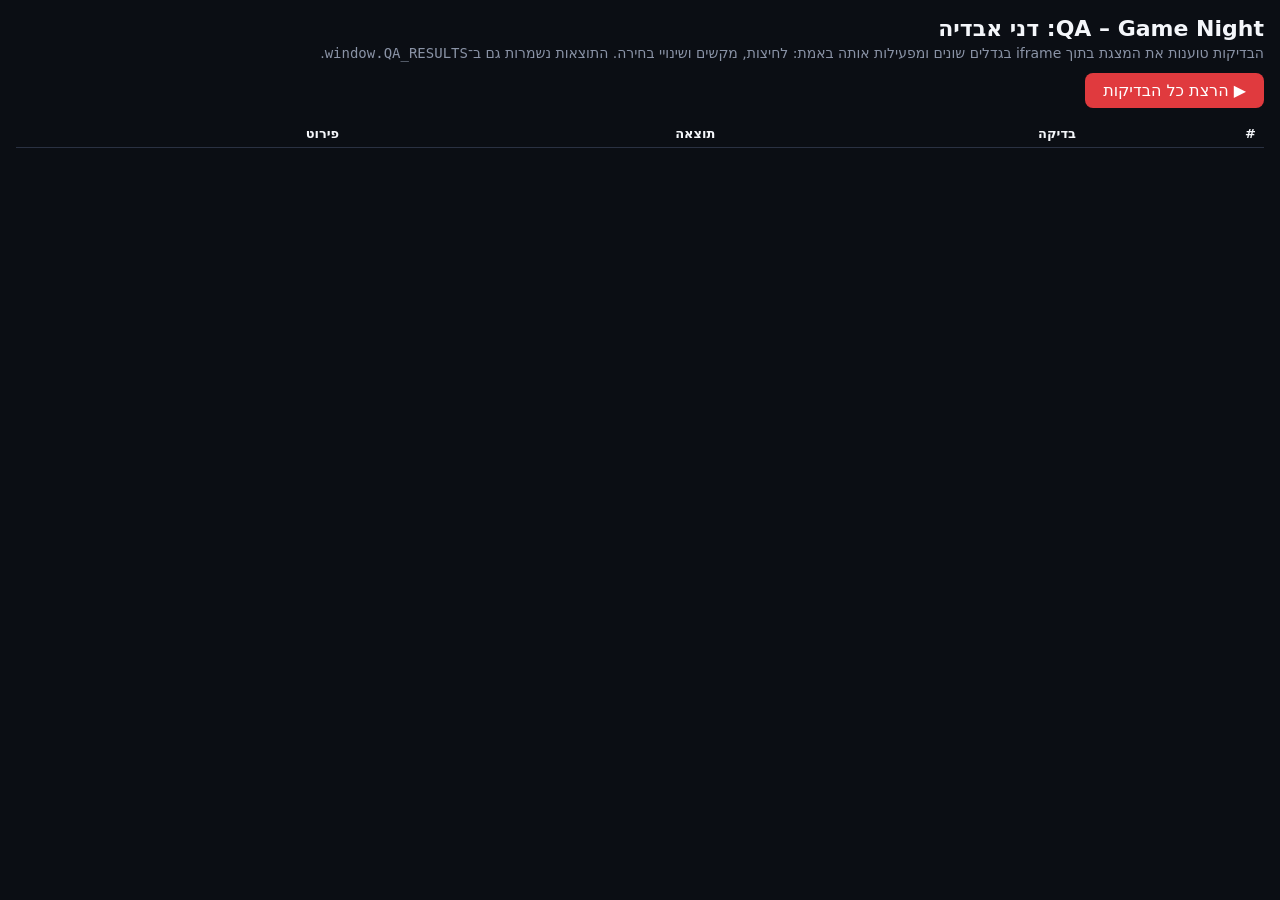
<file: tests/qa.html>
<!doctype html>
<html lang="he" dir="rtl">
<head>
  <meta charset="utf-8">
  <meta name="viewport" content="width=device-width, initial-scale=1">
  <title>QA – בדיקות אוטומטיות</title>
  <style>
    body { font-family: system-ui, sans-serif; background: #0b0e14; color: #f4f6fa; margin: 0; padding: 16px; }
    h1 { font-size: 22px; margin: 0 0 4px; }
    p { color: #8a93a6; margin: 0 0 12px; font-size: 14px; }
    button { font: inherit; padding: 8px 18px; border-radius: 8px; border: 0; background: #e03a3e; color: #fff; cursor: pointer; }
    #summary { margin: 12px 0; font-weight: 700; }
    table { width: 100%; border-collapse: collapse; font-size: 13px; }
    th, td { text-align: start; padding: 6px 8px; border-bottom: 1px solid #2a3142; vertical-align: top; }
    td.pass { color: #2ecc71; } td.fail { color: #ff6b6e; } td.info { color: #f2c14e; }
    code { direction: ltr; unicode-bidi: isolate; }
    /* המסגרת גלויה (כמעט שקופה) כדי שהדפדפן לא יעצור בה אנימציות */
    #stage { position: fixed; left: 0; top: 0; border: 0; opacity: .05; pointer-events: none; z-index: 10; }
  </style>
</head>
<body>
  <h1>QA – Game Night: דני אבדיה</h1>
  <p>הבדיקות טוענות את המצגת בתוך iframe בגדלים שונים ומפעילות אותה באמת: לחיצות, מקשים ושינויי בחירה. התוצאות נשמרות גם ב־<code>window.QA_RESULTS</code>.</p>
  <button id="run" type="button">▶ הרצת כל הבדיקות</button>
  <div id="summary"></div>
  <table><thead><tr><th>#</th><th>בדיקה</th><th>תוצאה</th><th>פירוט</th></tr></thead><tbody id="out"></tbody></table>
  <iframe id="stage" title="stage"></iframe>

<script>
const sleep = (ms) => new Promise((r) => setTimeout(r, ms));
const results = [];
window.QA_RESULTS = results;
let W, D, DATA; // window ו־document של המצגת הנבדקת, והנתונים שלה
const errors = [];

function report(id, name, status, detail = '') {
  results.push({ id, name, status, detail });
  const tr = document.createElement('tr');
  tr.innerHTML = `<td>${id}</td><td>${name}</td><td class="${status}">${status === 'pass' ? '✓ עבר' : status === 'fail' ? '✗ נכשל' : 'ℹ מידע'}</td><td>${detail}</td>`;
  document.getElementById('out').appendChild(tr);
}
const check = (id, name, ok, detail) => report(id, name, ok ? 'pass' : 'fail', detail);

async function load(w, h, hash = '#1') {
  const f = document.getElementById('stage');
  f.style.width = `${w}px`; f.style.height = `${h}px`;
  f.src = `../index.html?qa=${Math.random()}${hash}`;
  await new Promise((r) => (f.onload = r));
  W = f.contentWindow; D = W.document;
  W.addEventListener('error', (e) => errors.push(`${w}x${h}: ${e.message || 'resource ' + (e.target && (e.target.src || e.target.href))}`), true);
  W.addEventListener('unhandledrejection', (e) => errors.push(`${w}x${h}: promise ${e.reason}`));
  const ce = W.console.error.bind(W.console);
  W.console.error = (...a) => { errors.push(`${w}x${h}: console.error ${a.join(' ')}`); ce(...a); };
  // הנתונים מוגדרים ב־const ברמה העליונה, ולכן אינם מאפיינים של window
  DATA = W.eval('({ SEASONS, METRICS, TIMELINE, PHOTOS, QUIZ, TICKER_ITEMS })');
  await sleep(500);
}
const $ = (id) => D.getElementById(id);
const count = () => $('bug-count').textContent;
const key = (k, target = D.body) => target.dispatchEvent(new W.KeyboardEvent('keydown', { key: k, bubbles: true }));
const go = async (i) => { W.GN.nav.goTo(i); await sleep(900); };
const fmt = (m, v) => (DATA.METRICS[m].pct ? `${v.toFixed(1)}%` : v.toFixed(1));

// ---------------------------------------------------------------- פונקציונליות
async function functional() {
  await load(1280, 720);
  const slides = [...D.querySelectorAll('.slide')];

  // F1 – כל השקופיות נטענות
  const bad = [];
  for (let i = 0; i < slides.length; i++) {
    await go(i);
    const s = W.GN.nav.current();
    const visible = W.getComputedStyle(s).visibility === 'visible';
    const text = s.innerText.trim().length;
    if (s !== slides[i] || !visible || text < 20 || count() !== `${String(i + 1).padStart(2, '0')}/14`) bad.push(i + 1);
  }
  check('F1', 'כל 14 השקופיות נטענות ומוצגות', slides.length === 14 && !bad.length, `${slides.length} שקופיות${bad.length ? `, בעיה ב: ${bad}` : ''}`);

  // F2 – ניווט בעכבר
  await go(0);
  const prevDisabled = $('nav-prev').disabled;
  for (let i = 0; i < 13; i++) { $('nav-next').click(); await sleep(850); }
  const reachedEnd = count() === '14/14' && $('nav-next').disabled;
  $('nav-prev').click(); await sleep(850);
  const back = count() === '13/14';
  D.querySelectorAll('#nav-dots button')[4].click(); await sleep(850);
  const dot = count() === '05/14';
  D.querySelector('.slide.active [data-action="next"], .slide-intro [data-action="next"]');
  await go(0); D.querySelector('.slide-intro [data-action="next"]').click(); await sleep(850);
  const tipoff = count() === '02/14';
  check('F2', 'ניווט בעכבר: הבא, הקודם, נקודות, TIP-OFF', prevDisabled && reachedEnd && back && dot && tipoff,
    `הקודם מושבת ב־1: ${prevDisabled} · 13× הבא → 14 והבא מושבת: ${reachedEnd} · הקודם → 13: ${back} · נקודה 5: ${dot} · TIP-OFF: ${tipoff}`);

  // F3 – ניווט במקלדת
  await go(0); const k = {};
  key('ArrowLeft'); await sleep(850); k.left = count();
  key('ArrowRight'); await sleep(850); k.right = count();
  key(' '); await sleep(850); k.space = count();
  key('PageDown'); await sleep(850); k.pgdn = count();
  key('PageUp'); await sleep(850); k.pgup = count();
  key('End'); await sleep(850); k.end = count();
  key('Home'); await sleep(850); k.home = count();
  key('r'); await sleep(60); k.replay = $('stinger').classList.contains('replay'); await sleep(850);
  key('n'); await sleep(60); k.nightOpen = !$('night').hidden;
  key('ArrowLeft'); await sleep(850); k.blockedWhileOverlay = count();
  key('Escape'); await sleep(60); k.nightClosed = $('night').hidden;
  W.location.hash = '#7'; await sleep(900); k.hash = count();
  const ok3 = k.left === '02/14' && k.right === '01/14' && k.space === '02/14' && k.pgdn === '03/14' && k.pgup === '02/14' && k.end === '14/14' && k.home === '01/14' && k.replay && k.nightOpen && k.blockedWhileOverlay === '01/14' && k.nightClosed && k.hash === '07/14';
  check('F3', 'ניווט במקלדת: ←, →, רווח, PgDn/PgUp, End/Home, R, N/Esc, קישור #7', ok3, JSON.stringify(k));

  // F4 – כל הכפתורים מגיבים
  const known = (b) => b.matches('[data-action], #nav-dots button, [data-line], [data-bar], .ctl-stop, #ctl-prev, #ctl-next, [data-tab], .flip-card, #quiz-options button, #quiz-next, #quiz-restart, #cmp-swap, #clock, #night-close');
  const all = [...D.querySelectorAll('button')];
  const orphan = all.filter((b) => !known(b));
  const effects = [];
  await go(1); const fc = D.querySelector('.flip-card'); fc.click(); effects.push(['כרטיס מתהפך', fc.classList.contains('flipped')]); fc.click();
  await go(10); const tabs = D.querySelectorAll('.seg [data-tab]'); tabs[1].click();
  effects.push(['טאב נבחרת בוגרת', D.querySelectorAll('[data-panels="national"] > [data-panel]')[1].classList.contains('active')]); tabs[0].click();
  await go(4); D.querySelector('.slide.active [data-action="night"]').click(); await sleep(50);
  effects.push(['כפתור "מה השעה הייתה בישראל"', !$('night').hidden && $('night-il').textContent === '04:00']);
  $('night-close').click(); effects.push(['חזרה לשידור', $('night').hidden]);
  $('clock').click(); effects.push(['לחיצה על השעון', !$('night').hidden]); $('night-close').click();
  await go(13); D.querySelector('[data-action="restart"]').click(); await sleep(900); effects.push(['חזרה לפתיחה', count() === '01/14']);
  const failed = effects.filter((e) => !e[1]).map((e) => e[0]);
  check('F4', 'כל הכפתורים מחוברים לפעולה ומגיבים', !orphan.length && !failed.length,
    `${all.length} כפתורים, ללא מטפל: ${orphan.length}${failed.length ? ` · לא הגיבו: ${failed}` : ''} · נבדקו: ${effects.map((e) => e[0]).join(', ')}`);

  // F5 – ציר הזמן מציג מידע נכון
  await go(2);
  const stops = [...D.querySelectorAll('.ctl-stop')];
  const tlBad = [];
  for (let i = 0; i < stops.length; i++) {
    stops[i].click(); await sleep(60);
    const t = DATA.TIMELINE[i];
    const card = $('ctl-card');
    const year = card.querySelector('.ctl-year').textContent;
    const evs = card.querySelectorAll('li').length;
    const img = card.querySelector('img');
    const imgOk = t.photo ? img && img.src === DATA.PHOTOS[t.photo].src : !img;
    const sel = stops[i].getAttribute('aria-selected') === 'true' && stops.filter((s) => s.classList.contains('active')).length === 1;
    if (year !== t.year || evs !== t.events.length || card.querySelector('h3').textContent !== t.title || !imgOk || !sel) tlBad.push(t.year);
  }
  stops[3].focus(); key('ArrowLeft', stops[3]); await sleep(900);
  const arrowOk = $('ctl-card').querySelector('.ctl-year').textContent === '2020' && count() === '03/14';
  check('F5', 'ציר הזמן: כל תחנה מציגה שנה, כותרת, אירועים ותמונה נכונים', !tlBad.length && arrowOk,
    `${stops.length} תחנות${tlBad.length ? `, שגויות: ${tlBad}` : ', כולן תקינות'} · חץ במקלדת עובר תחנה בלי להחליף שקופית: ${arrowOk}`);

  // F6 – גרפים מציגים נתונים נכונים
  await go(7); const chartBad = [];
  for (const m of ['pts', 'reb', 'ast', 'fg', 'tp']) {
    D.querySelector(`[data-bar="${m}"]`).click(); await sleep(1300);
    const vals = [...D.querySelectorAll('.bar-val')].map((v) => v.textContent);
    const exp = DATA.SEASONS.map((s) => fmt(m, s[m]));
    const hs = [...D.querySelectorAll('.bar-fill')].map((f) => f.getBoundingClientRect().height);
    const ratioOk = DATA.SEASONS.every((s, i) => Math.abs(hs[i] / hs[5] - s[m] / DATA.SEASONS[5][m]) < 0.02);
    const axisMax = parseFloat([...D.querySelectorAll('#bar-axis em')].pop().textContent);
    if (vals.join() !== exp.join() || !ratioOk || axisMax < Math.max(...DATA.SEASONS.map((s) => s[m]))) chartBad.push(m);
  }
  await go(5); const lineBad = [];
  for (const m of ['pts', 'reb', 'ast']) {
    D.querySelector(`[data-line="${m}"]`).click(); await sleep(300);
    const lbl = [...D.querySelectorAll('#line-chart .pt-label')].map((t) => t.textContent).join();
    if (lbl !== DATA.SEASONS.filter((s) => s.team === 'WAS').map((s) => s[m].toFixed(1)).join()) lineBad.push(m);
  }
  check('F6', 'גרפים: ערכים, יחס גבהים וציר תואמים ל־SEASONS (גרף עמודות + קווי)', !chartBad.length && !lineBad.length,
    `עמודות: ${chartBad.length ? 'שגוי ב־' + chartBad : '5 מדדים תקינים'} · קווי: ${lineBad.length ? 'שגוי ב־' + lineBad : '3 מדדים תקינים'}`);

  // F7 – השוואת עונות: כל 36 הצירופים
  await go(8); const cmpBad = [];
  for (const a of DATA.SEASONS) for (const b of DATA.SEASONS) {
    $('cmp-a').value = a.season; $('cmp-a').dispatchEvent(new W.Event('change'));
    $('cmp-b').value = b.season; $('cmp-b').dispatchEvent(new W.Event('change'));
    await sleep(1000);
    for (const m of ['pts', 'reb', 'ast', 'fg', 'tp']) {
      const row = D.querySelector(`.cmp-r[data-m="${m}"]`);
      const d = Math.round((b[m] - a[m]) * 10) / 10;
      const okVals = row.querySelector('.cmp-v.a').textContent === fmt(m, a[m]) && row.querySelector('.cmp-v.b').textContent === fmt(m, b[m]);
      const dt = row.querySelector('.cmp-delta').textContent;
      const okDelta = d === 0 ? dt === '=' : dt.includes(Math.abs(d).toFixed(1)) && dt.includes(d > 0 ? '▲' : '▼');
      if (!okVals || !okDelta) cmpBad.push(`${a.season}/${b.season}/${m}`);
    }
    if (cmpBad.length > 5) break;
  }
  $('cmp-swap').click(); await sleep(1000);
  const swapped = $('cmp-a').value === DATA.SEASONS[5].season;
  check('F7', 'השוואת עונות: כל 36 צירופי העונות × 5 מדדים, כולל הפרש וכפתור החלפה', !cmpBad.length && swapped, cmpBad.length ? `שגיאות: ${cmpBad.slice(0, 5)}` : '180 ערכים והפרשים תקינים · החלפה עובדת');

  // F8 – ניקוד החידון
  await go(13);
  const play = async (pick) => {
    $('quiz-restart').click(); await sleep(50);
    for (let i = 0; i < DATA.QUIZ.length; i++) {
      const btns = D.querySelectorAll('#quiz-options button');
      btns[pick(i)].click(); btns[(pick(i) + 1) % 4].click(); // לחיצה כפולה לא אמורה להשפיע
      $('quiz-next').click(); await sleep(20);
    }
    await sleep(900);
    return { final: $('quiz-final').textContent, summary: !$('quiz-summary').hidden, wrong: D.querySelectorAll('#quiz-review li.bad').length };
  };
  const allRight = await play((i) => DATA.QUIZ[i].answer);
  const allWrong = await play((i) => (DATA.QUIZ[i].answer + 1) % 4);
  const mixed = await play((i) => (i % 2 ? DATA.QUIZ[i].answer : (DATA.QUIZ[i].answer + 1) % 4));
  const expMixed = DATA.QUIZ.filter((_, i) => i % 2).length;
  check('F8', 'החידון מחשב ניקוד נכון (7/7, 0/7, משולב) ומציג סיכום', allRight.final === '7' && allWrong.final === '0' && mixed.final === String(expMixed) && allRight.summary && allWrong.wrong === 7,
    `הכל נכון: ${allRight.final} · הכל שגוי: ${allWrong.final} (${allWrong.wrong} מסומנות שגויות) · משולב: ${mixed.final}/${DATA.QUIZ.length} (צפוי ${expMixed})`);

  // F9 – אנימציות
  const an = {};
  await go(0); W.GN.nav.goTo(3); await sleep(60);
  an.stinger = $('stinger').classList.contains('run');
  await sleep(400);
  an.entrance = [...W.GN.nav.current().querySelectorAll('[data-anim]')].some((el) => el.getAnimations().some((a) => a.animationName === 'rise'));
  await sleep(1300);
  an.entranceDone = [...W.GN.nav.current().querySelectorAll('[data-anim]')].every((el) => W.getComputedStyle(el).opacity === '1');
  await go(3); const num = D.querySelector('.slide.active [data-count="16"]'); W.GN.nav.replay(); await sleep(450 + 300);
  an.countMid = num.textContent; await sleep(1200); an.countEnd = num.textContent;
  await go(7); D.querySelector('[data-bar="reb"]').click(); await sleep(200);
  an.barMid = D.querySelector('.bar:last-child .bar-val').textContent; await sleep(1200); an.barEnd = D.querySelector('.bar:last-child .bar-val').textContent;
  const btn = D.querySelector('[data-bar="pts"]'); const r = btn.getBoundingClientRect();
  btn.dispatchEvent(new W.PointerEvent('pointerdown', { bubbles: true, clientX: r.left + 5, clientY: r.top + 5 }));
  an.ripple = !!btn.querySelector('.ripple');
  await go(4); W.GN.clock.open(); await sleep(2500); an.windowsLit = D.querySelectorAll('.win.on, .win.screen').length; W.GN.clock.close();
  const ok9 = an.stinger && an.entrance && an.entranceDone && an.countMid !== an.countEnd && an.countEnd === '16' && an.barMid !== an.barEnd && an.barEnd === '6.9' && an.ripple && an.windowsLit > 50;
  check('F9', 'אנימציות: מעבר Replay, כניסה, מספרים רצים, גרף, ripple, חלונות העיר', ok9, JSON.stringify(an));
}

// ---------------------------------------------------------------- עיצוב ו־UX
const SIZES = [[360, 740], [390, 844], [768, 1024], [1024, 768], [1280, 720], [1440, 900], [1920, 1080]];
async function ux() {
  const rows = [];
  for (const [w, h] of SIZES) {
    await load(w, h);
    const hs = []; const vs = [];
    for (let i = 0; i < 14; i++) {
      await go(i);
      const s = W.GN.nav.current();
      if (D.documentElement.scrollWidth > W.innerWidth + 1 || s.scrollWidth > s.clientWidth + 1) hs.push(i + 1);
      if (s.scrollHeight - s.clientHeight > 2) vs.push(i + 1);
    }
    rows.push({ w, h, hs, vs });
  }
  const desktop = rows.filter((r) => r.w >= 1024);
  check('U1', 'אין גלילה אופקית בשום גודל מסך', rows.every((r) => !r.hs.length), rows.map((r) => `${r.w}×${r.h}: ${r.hs.length ? 'אופקית ב־' + r.hs : 'תקין'}`).join(' · '));
  check('U2', 'מחשב/מקרן (1024+): כל שקופית במסך אחד בלי גלילה', desktop.every((r) => !r.vs.length), desktop.map((r) => `${r.w}×${r.h}: ${r.vs.length ? 'גלילה ב־' + r.vs : 'תקין'}`).join(' · '));
  const mob = rows.filter((r) => r.w < 1024);
  report('U2b', 'טאבלט/נייד: שקופיות עם גלילה אנכית (מתוכנן)', 'info', mob.map((r) => `${r.w}×${r.h}: ${r.vs.length} שקופיות`).join(' · '));

  // קריאות: טקסט גלוי קטן מ־12px
  await load(1280, 720);
  const small = new Set();
  for (let i = 0; i < 14; i++) {
    await go(i);
    W.GN.nav.current().querySelectorAll('*').forEach((el) => {
      if (el.matches('.unverified') || ![...el.childNodes].some((n) => n.nodeType === 3 && n.textContent.trim())) return;
      const cs = W.getComputedStyle(el);
      if (parseFloat(cs.fontSize) < 12 && cs.visibility === 'visible' && el.offsetParent) small.add(`${el.className || el.tagName}:${cs.fontSize}`);
    });
  }
  check('U3', 'קריאות: אין טקסט גלוי קטן מ־12px (ב־1280×720)', !small.size, small.size ? [...small].slice(0, 12).join(', ') : 'תקין');

  // ניגודיות צבעים לפי הטוקנים (WCAG)
  const css = W.getComputedStyle(D.documentElement);
  const tok = (n) => css.getPropertyValue(n).trim();
  const lum = (hex) => { const c = hex.replace('#', '').match(/../g).map((x) => parseInt(x, 16) / 255).map((v) => (v <= 0.03928 ? v / 12.92 : ((v + 0.055) / 1.055) ** 2.4)); return 0.2126 * c[0] + 0.7152 * c[1] + 0.0722 * c[2]; };
  const ratio = (a, b) => { const [x, y] = [lum(a), lum(b)].sort((p, q) => q - p); return (x + 0.05) / (y + 0.05); };
  // --red משמש לגרפיקה ולכפתורים (סף 3:1), ו־--red-text לטקסט קטן (סף 4.5:1)
  const pairs = [['--text', '--bg', 4.5], ['--text-soft', '--panel', 4.5], ['--muted', '--bg', 4.5], ['--muted', '--panel', 4.5], ['--muted', '--panel-2', 4.5], ['--red', '--bg', 3], ['--red-text', '--bg', 4.5], ['--red-text', '--panel', 4.5], ['--gold', '--panel', 4.5], ['--il-soft', '--panel', 4.5], ['--green', '--panel', 4.5]];
  const cr = pairs.map(([f, b, min]) => ({ f, b, min, r: ratio(tok(f), tok(b)) }));
  const lowC = cr.filter((p) => p.r < p.min);
  check('U4', 'ניגודיות צבעים (WCAG AA) לזוגות הטוקנים העיקריים', !lowC.length, cr.map((p) => `${p.f}/${p.b}: ${p.r.toFixed(2)}${p.r < p.min ? ` (<${p.min}!)` : ''}`).join(' · '));

  // RTL
  const rtl = D.documentElement.dir === 'rtl' && D.documentElement.lang === 'he';
  const risky = [];
  const walker = D.createTreeWalker(D.body, W.NodeFilter.SHOW_TEXT);
  let n; const re = /\d{2,4}[–-]\d{2,4}/;
  while ((n = walker.nextNode())) {
    if (!re.test(n.textContent) || n.textContent.includes('⁦')) continue;
    const el = n.parentElement;
    if (el.closest('[dir="ltr"], script, style, .chart-toggle, .bar-season, .cmp-pick, .kicker, svg, .ctl-tag')) continue;
    if (W.getComputedStyle(el).direction === 'ltr') continue;
    risky.push(n.textContent.trim().slice(0, 30));
  }
  check('U5', 'RTL: dir/lang תקינים, ואין טווחי מספרים שעלולים להתהפך', rtl && !risky.length, `dir=${D.documentElement.dir} lang=${D.documentElement.lang}${risky.length ? ` · בסיכון: ${risky.slice(0, 6).join(' | ')}` : ' · כל הטווחים מבודדים'}`);

  // ביצועים
  await sleep(1500);
  const nav = W.performance.getEntriesByType('navigation')[0];
  const res = W.performance.getEntriesByType('resource');
  const local = res.filter((r) => r.name.startsWith(W.location.origin));
  const ext = res.filter((r) => !r.name.startsWith(W.location.origin));
  const kb = (arr) => Math.round(arr.reduce((s, r) => s + (r.decodedBodySize || r.transferSize || 0), 0) / 1024);
  const imgs = ext.filter((r) => /upload\.wikimedia/.test(r.name));
  report('U6', 'ביצועים: זמני טעינה ומשקל (שרת מקומי)', 'info',
    `DOMContentLoaded: ${Math.round(nav.domContentLoadedEventEnd)}ms · load: ${Math.round(nav.loadEventEnd)}ms · קבצי הפרויקט: ${local.length + 1} קבצים, ${kb(local) + Math.round((nav.decodedBodySize || 0) / 1024)}KB · חיצוני: ${ext.length} בקשות (גופנים ${ext.filter((r) => /font/.test(r.name)).length}, תמונות ${imgs.length}${kb(imgs) ? `, ${kb(imgs)}KB` : ', גודל לא נחשף (CORS)'})`);
  const lazy = [...D.images].every((i) => i.loading === 'lazy' || i.closest('#ctl-card'));
  check('U6b', 'תמונות נטענות בעצלות (loading="lazy") ועם מידות מוגדרות', lazy && [...D.querySelectorAll('.slide img')].filter((i) => !i.closest('#ctl-card')).every((i) => i.getAttribute('width') && i.getAttribute('height')), `${D.images.length} תמונות במסמך`);

  // נגישות בסיסית
  const a = {};
  a.h1 = D.querySelectorAll('h1').length;
  a.imgNoAlt = [...D.images].filter((i) => !i.alt).length;
  a.btnNoName = [...D.querySelectorAll('button')].filter((b) => !(b.textContent.trim() || b.getAttribute('aria-label'))).length;
  const ids = [...D.querySelectorAll('[id]')].map((e) => e.id);
  a.dupIds = ids.filter((id, i) => ids.indexOf(id) !== i);
  a.hiddenSlidesAria = [...D.querySelectorAll('.slide:not(.active)')].every((s) => s.getAttribute('aria-hidden') === 'true');
  a.live = !!D.querySelector('#announcer[aria-live]');
  a.tablists = [...D.querySelectorAll('[role="tablist"]')].length;
  a.selectsLabeled = [...D.querySelectorAll('select')].every((s) => s.getAttribute('aria-label') || s.closest('label'));
  await go(2); $('ctl-track').querySelector('.ctl-stop.active').focus();
  a.focusRing = W.getComputedStyle(D.activeElement).outlineStyle !== 'none' || W.getComputedStyle(D.activeElement, '::before').boxShadow !== 'none';
  check('U7', 'נגישות: H1 יחיד, alt לתמונות, שמות לכפתורים, id ייחודיים, aria-hidden, aria-live', a.h1 === 1 && !a.imgNoAlt && !a.btnNoName && !a.dupIds.length && a.hiddenSlidesAria && a.live && a.selectsLabeled, JSON.stringify(a));

  // תנועה מופחתת – סימולציה (אין אפשרות להפעיל את הגדרת המערכת מתוך הדפדפן הזה)
  await load(1280, 720);
  W.GN.reduceMotion = true;
  // שולפים את הכללים האמיתיים מתוך @media (prefers-reduced-motion) של המצגת ומפעילים אותם ללא תנאי
  const rules = [];
  [...D.styleSheets].forEach((sh) => { try { [...sh.cssRules].forEach((r) => { if (r.media && /prefers-reduced-motion/.test(r.conditionText || r.media.mediaText)) rules.push(...[...r.cssRules].map((x) => x.cssText)); }); } catch (e) { /* גיליון חיצוני (גופנים) */ } });
  const st = D.createElement('style');
  st.textContent = rules.join('\n');
  D.head.appendChild(st);
  W.GN.nav.goTo(3); await sleep(250);
  const visible = [...W.GN.nav.current().querySelectorAll('[data-anim]')].every((el) => W.getComputedStyle(el).opacity === '1');
  const numNow = D.querySelector('.slide.active [data-count="16"]').textContent;
  check('U8', 'תנועה מופחתת (סימולציה): התוכן מוצג מיד, מספרים בערך הסופי, בלי מעבר Replay', visible && numNow === '16' && !$('stinger').classList.contains('run'), `תוכן גלוי אחרי 250ms: ${visible} · מספר: ${numNow} · ${rules.length} כללים · ⚠ סימולציה: כללי @media (prefers-reduced-motion) של המצגת הופעלו ללא תנאי, וסומן GN.reduceMotion`);
}

// ---------------------------------------------------------------- תוכן
async function content() {
  await load(1280, 720);
  // textContent ולא innerText: innerText מתעלם משקופיות מוסתרות (visibility: hidden)
  const text = D.body.textContent.replace(/\u2066|\u2069/g, '');
  const S = Object.fromEntries(DATA.SEASONS.map((s) => [s.season, s]));
  // ערכים שכתובים ידנית ב־HTML צריכים להתאים ל־SEASONS
  const expect = [
    ['שקופית 6: 14.7 נק׳ ב־2023–24', S['2023-24'].pts === 14.7 && /14\.7 נק׳/.test(text)],
    ['שקופית 6: 50.6% מהשדה', S['2023-24'].fg === 50.6 && /50\.6%/.test(text)],
    ['שקופית 10: 6.3 → 24.2 PTS', S['2020-21'].pts === 6.3 && S['2025-26'].pts === 24.2 && /6\.3 → 24\.2/.test(text)],
    ['שקופית 10: 1.2 → 6.7 AST', S['2020-21'].ast === 1.2 && S['2025-26'].ast === 6.7 && /1\.2 → 6\.7/.test(text)],
    ['שקופית 10: ריבאונד 6.9–7.3 בשלוש העונות האחרונות', Math.min(...['2023-24', '2024-25', '2025-26'].map((k) => S[k].reb)) === 6.9 && Math.max(...['2023-24', '2024-25', '2025-26'].map((k) => S[k].reb)) === 7.3],
    ['שקופית 10: 3P% 37.4 → 31.8', S['2023-24'].tp === 37.4 && S['2025-26'].tp === 31.8],
    ['שקופית 8: 425 משחקים = סכום SEASONS', DATA.SEASONS.reduce((s, x) => s + x.games, 0) === 425],
    ['חידון: 24.2 = ממוצע 2025–26', DATA.QUIZ.some((q) => q.options[q.answer] === '24.2') && S['2025-26'].pts === 24.2],
    ['טיקר: 24.2/6.9/6.7 = 2025–26', DATA.TICKER_ITEMS.some((t) => t.includes('24.2 נק׳, 6.9 ריב׳, 6.7 אס׳')) && S['2025-26'].reb === 6.9],
  ];
  const badE = expect.filter((e) => !e[1]).map((e) => e[0]);
  check('C1', 'עקביות: מספרים שכתובים בטקסט תואמים לטבלת הנתונים', !badE.length, badE.length ? badE.join(' · ') : `${expect.length} השוואות תקינות`);

  // אותה עובדה בכמה שקופיות – אותו ערך
  const facts = [
    ['MVP U20: 18.4/8.3/5.3', (text.match(/18\.4 נק׳, 8\.3 ריב׳ ו־5\.3/g) || []).length + DATA.TIMELINE.filter((t) => t.events.join().includes('18.4 נק׳, 8.3 ריב׳, 5.3')).length >= 2, /18\.4 נק׳, 8\.[0-24-9]/.test(text)],
    ['יורובאסקט 2025: 24.0', true, /יורובאסקט[^.]{0,20}2[0-35-9]\.\d נק׳/.test(text)],
    ['בכורה: 16 שנים ו־320 ימים', true, /16 שנים, 3[0-13-9]\d/.test(text)],
    ['הפלייאוף: 22.3', true, /22\.[0-24-9] נק׳ למשחק, הפסד/.test(text)],
    ['שיא קריירה 43', true, /שיא קריירה:? 4[0-24-9] נק/.test(text)],
  ];
  const conflicts = facts.filter((f) => !f[1] || f[2]).map((f) => f[0]);
  check('C2', 'אין סתירות: עובדות שחוזרות בכמה שקופיות מופיעות באותו ערך', !conflicts.length, conflicts.length ? conflicts.join(' · ') : `${facts.length} עובדות חוזרות נבדקו`);

  // כל התמונות נטענות
  const srcs = [...new Set([...[...D.images].map((i) => i.src), ...Object.values(DATA.PHOTOS).map((p) => p.src)])];
  const loads = await Promise.all(srcs.map((src) => new Promise((r) => { const im = new Image(); im.onload = () => r([src, im.naturalWidth]); im.onerror = () => r([src, 0]); im.src = src; })));
  const broken = loads.filter((l) => !l[1]);
  check('C3', 'כל התמונות נטענות (תמונות המסמך + תמונות ציר הזמן)', !broken.length, `${loads.length} תמונות: ${loads.map((l) => `${decodeURIComponent(l[0].split('/').pop()).slice(6, 30)} (${l[1]}px)`).join(', ')}`);

  // קרדיט לכל תמונה
  const credited = Object.values(DATA.PHOTOS).every((p) => p.credit && p.page.includes('commons.wikimedia.org'));
  const listed = [...D.querySelectorAll('.sources .credits a')].map((a) => a.href);
  const usedPages = [...new Set([...[...D.querySelectorAll('.slide .photo .credit')].map((a) => a.href), ...Object.values(DATA.PHOTOS).map((p) => p.page)])];
  const missing = usedPages.filter((p) => !listed.includes(p));
  check('C4', 'לכל תמונה יש קרדיט ורישיון, וכולן מופיעות ברשימת המקורות', credited && !missing.length, missing.length ? `חסרות ברשימת הקרדיטים: ${missing.map((m) => decodeURIComponent(m.split('File:')[1])).join(', ')}` : `${usedPages.length} תמונות עם קרדיט`);

  // סימוני ⚠
  const warn = (text.match(/⚠/g) || []).length;
  report('C5', 'פריטים שמסומנים "דורש אימות" (⚠) במצגת', 'info', `${warn} סימונים גלויים במצגת (כולל המקרא)`);
}

// ---------------------------------------------------------------- הרצה
document.getElementById('run').addEventListener('click', async () => {
  document.getElementById('out').innerHTML = ''; results.length = 0; errors.length = 0;
  const t0 = performance.now();
  const sum = document.getElementById('summary');
  sum.textContent = 'רץ...';
  try { await functional(); } catch (e) { report('F!', 'חריגה בבדיקות הפונקציונליות', 'fail', e.stack); }
  try { await ux(); } catch (e) { report('U!', 'חריגה בבדיקות UX', 'fail', e.stack); }
  try { await content(); } catch (e) { report('C!', 'חריגה בבדיקות התוכן', 'fail', e.stack); }
  check('F10', 'אין שגיאות JavaScript (error, unhandledrejection, console.error) בכל ההרצה', !errors.length, errors.length ? errors.slice(0, 8).join(' · ') : 'אפס שגיאות בכל הגדלים והבדיקות');
  const p = results.filter((r) => r.status === 'pass').length;
  const f = results.filter((r) => r.status === 'fail').length;
  sum.textContent = `${p} עברו · ${f} נכשלו · ${results.length - p - f} מידע · ${Math.round((performance.now() - t0) / 1000)} שניות`;
  window.QA_DONE = true;
});
</script>
</body>
</html>
</file>
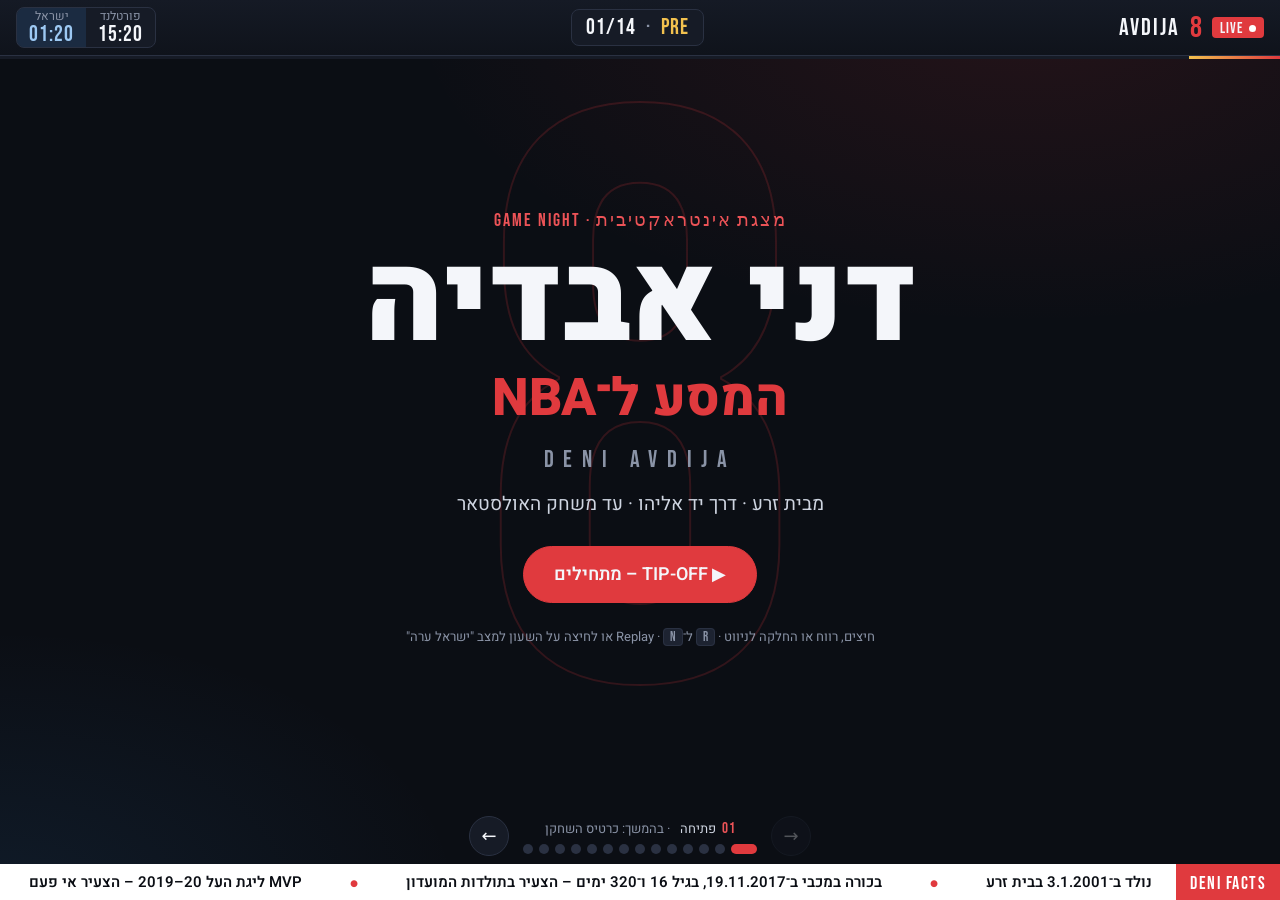
<file: tests/screenshot.html>
<!doctype html>
<html lang="he" dir="rtl">
<head>
  <meta charset="utf-8">
  <title>screenshot helper</title>
  <!-- עמוד עזר לצילומי מסך לתיעוד: טוען את המצגת האמיתית ומבצע בה לחיצות אמיתיות לפני הצילום.
       שימוש: tests/screenshot.html?shot=timeline (ראו SHOTS למטה) -->
  <style>html, body { margin: 0; height: 100%; overflow: hidden; background: #0b0e14; } iframe { border: 0; width: 100%; height: 100%; display: block; }</style>
</head>
<body>
<iframe id="f" title="presentation"></iframe>
<script>
const sleep = (ms) => new Promise((r) => setTimeout(r, ms));
const SHOTS = {
  opening:  { hash: '#1' },
  card:     { hash: '#2', run: (D) => D.querySelector('.flip-card').click() },
  player3d: { hash: '#2', final: (D, W) => W.GN.player3d.freeze(-0.35) }, // הצד הקדמי, הדמות נעצרת כשהיא פונה קדימה
  timeline: { hash: '#3', run: (D) => D.querySelectorAll('.ctl-stop')[6].click() },
  chart:    { hash: '#8', run: async (D, W) => { D.querySelector('[data-bar="reb"]').click(); await sleep(1500); D.querySelectorAll('.bar')[3].dispatchEvent(new W.MouseEvent('mouseenter')); } },
  compare:  { hash: '#9', run: (D, W) => { const a = D.getElementById('cmp-a'); a.value = '2020-21'; a.dispatchEvent(new W.Event('change')); } },
  night:    { hash: '#5', run: (D, W) => W.GN.clock.open() },
  quiz:     { hash: '#14', run: async (D) => {
    const picks = [1, 1, 3, 0, 0, 2, 1]; // תשובה שגויה אחת (שאלה 4) כדי להציג משוב שגוי בסיכום
    for (const p of picks) { D.querySelectorAll('#quiz-options button')[p].click(); await sleep(50); D.getElementById('quiz-next').click(); await sleep(50); }
  } },
  national: { hash: '#11', run: (D) => D.querySelectorAll('.seg [data-tab]')[1].click() },
};
(async () => {
  const shot = SHOTS[new URLSearchParams(location.search).get('shot') || 'opening'];
  const f = document.getElementById('f');
  f.src = `../index.html${shot.hash}`;
  await new Promise((r) => (f.onload = r));
  await sleep(2500); // אנימציות הכניסה מסתיימות
  if (shot.run) await shot.run(f.contentDocument, f.contentWindow);
  await sleep(3500);
  if (shot.final) { await shot.final(f.contentDocument, f.contentWindow); await sleep(300); }
  document.title = 'ready';
})();
</script>
</body>
</html>
</file>
